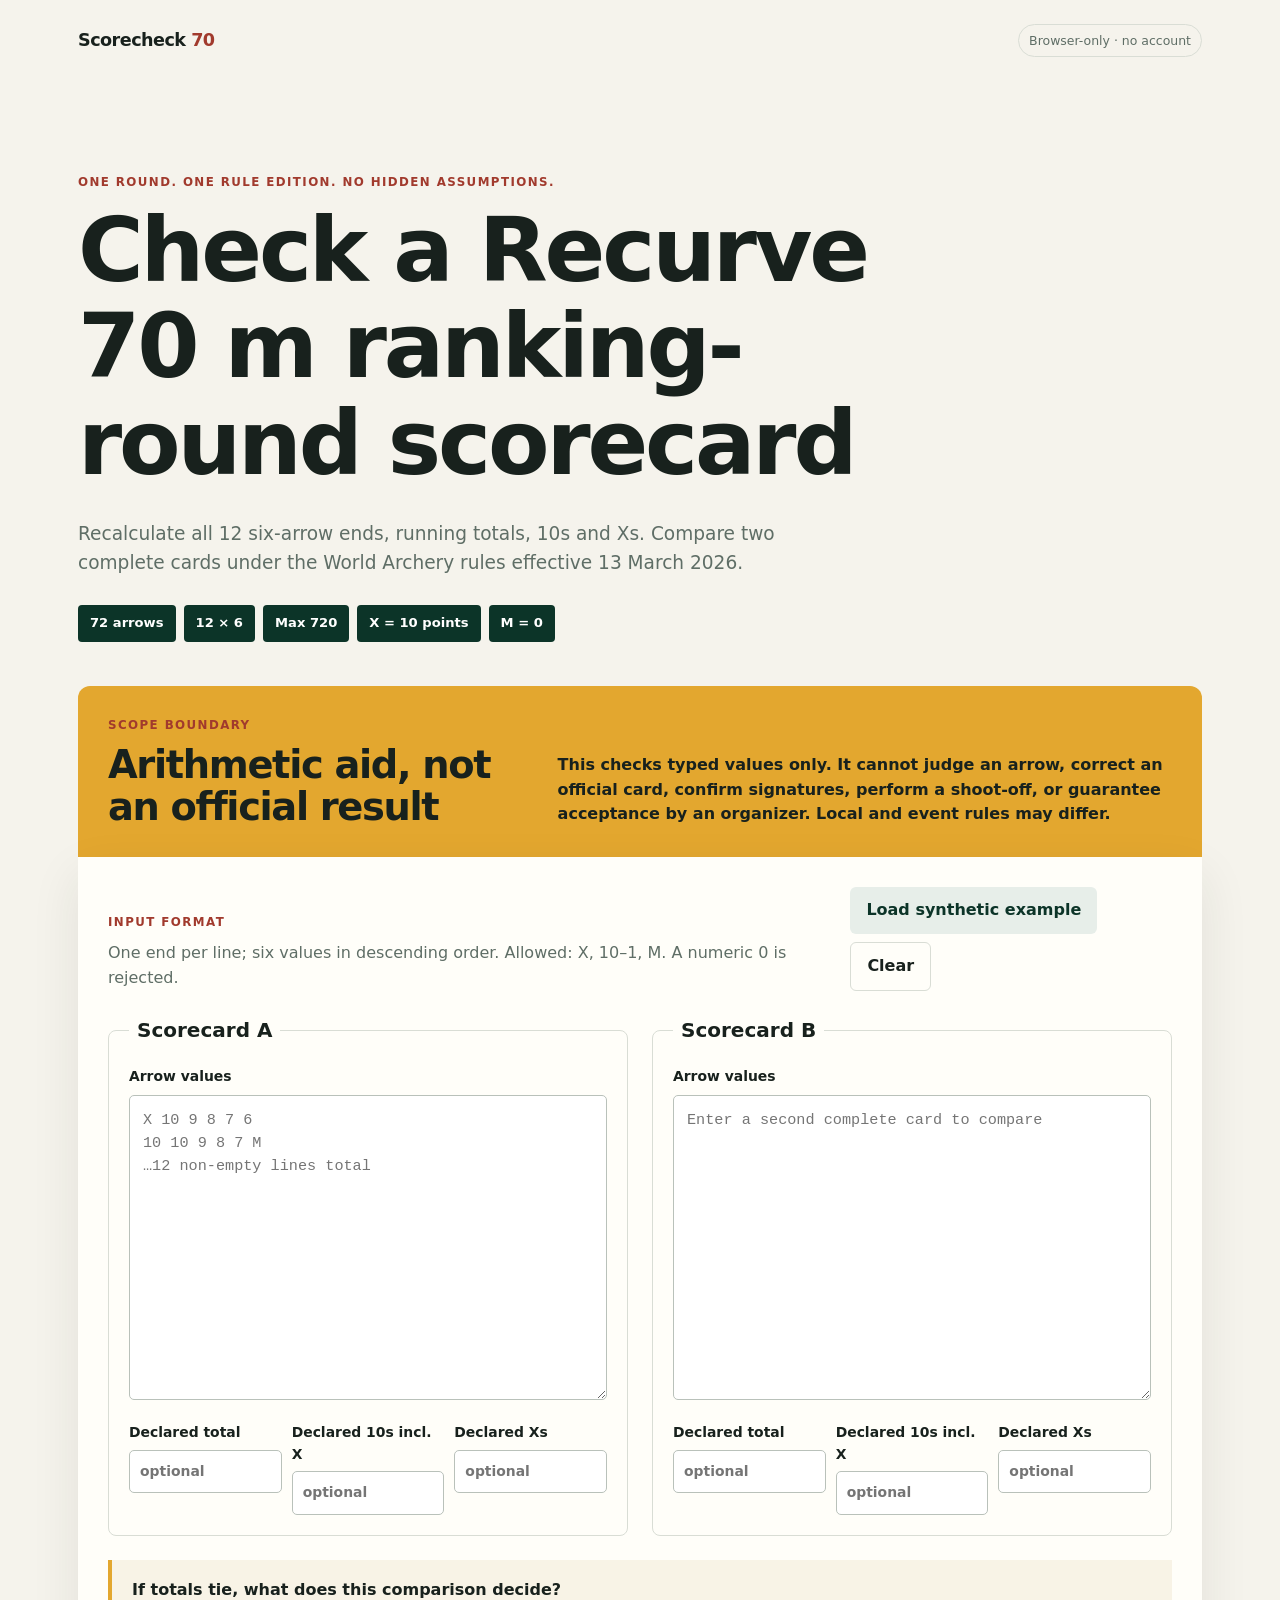
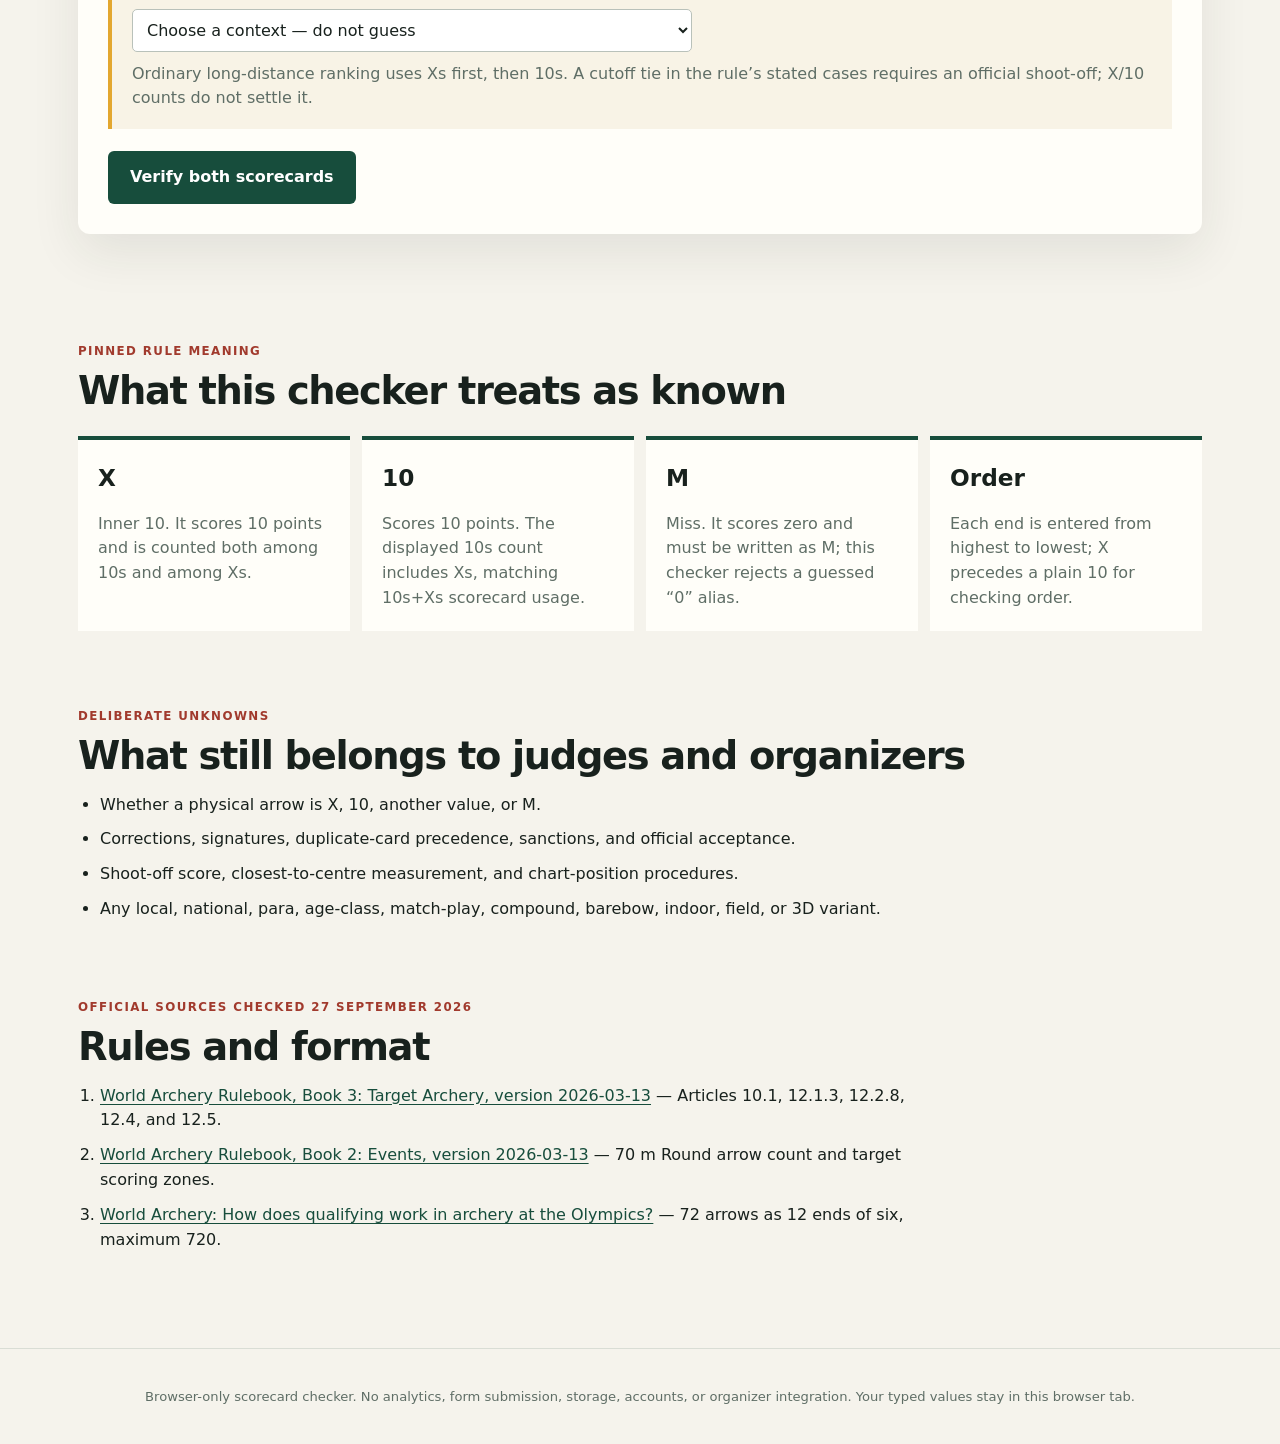
<file: index.html>
<!doctype html>
<html lang="en">
  <head>
    <meta charset="UTF-8" />
    <meta name="viewport" content="width=device-width, initial-scale=1.0" />
    <meta http-equiv="Content-Security-Policy" content="default-src 'self'; script-src 'self'; style-src 'self'; img-src 'self' data:; connect-src 'none'; object-src 'none'; base-uri 'none'; form-action 'none'" />
    <meta name="referrer" content="no-referrer" />
    <meta name="robots" content="index,follow" />
    <title>Recurve 70 m Scorecard Checker: Totals, Xs &amp; Tie Rules</title>
    <meta
      name="description"
      content="Check a World Archery Recurve 70 m ranking-round scorecard: 12 six-arrow ends, running totals, 10s, Xs and qualification tie context. Browser-only."
    />
    <link rel="canonical" href="https://trumpcoinofficial25-ship-it.github.io/recurve-scorecard/" />
    <meta property="og:type" content="website" />
    <meta property="og:title" content="Recurve 70 m Scorecard Checker: Totals, Xs &amp; Tie Rules" />
    <meta property="og:description" content="Check 72-arrow Recurve 70 m scorecard totals, 10s, Xs and qualification tie context in your browser." />
    <meta property="og:url" content="https://trumpcoinofficial25-ship-it.github.io/recurve-scorecard/" />
    <link rel="icon" href="./favicon.svg" type="image/svg+xml" />
    <link rel="stylesheet" href="./styles.css" />
  </head>
  <body>
    <header class="site-header">
      <a class="brand" href="#top" aria-label="Scorecheck home">Scorecheck <span>70</span></a>
      <span class="private-badge">Browser-only · no account</span>
    </header>

    <main id="top">
      <section class="hero">
        <p class="eyebrow">One round. One rule edition. No hidden assumptions.</p>
        <h1>Check a Recurve 70 m ranking-round scorecard</h1>
        <p class="lede">
          Recalculate all 12 six-arrow ends, running totals, 10s and Xs. Compare two complete cards under the
          World Archery rules effective 13 March 2026.
        </p>
        <div class="scope-strip">
          <span>72 arrows</span><span>12 × 6</span><span>Max 720</span><span>X = 10 points</span><span>M = 0</span>
        </div>
      </section>

      <section class="boundary" aria-labelledby="boundary-title">
        <div>
          <p class="eyebrow">Scope boundary</p>
          <h2 id="boundary-title">Arithmetic aid, not an official result</h2>
        </div>
        <p>
          This checks typed values only. It cannot judge an arrow, correct an official card, confirm signatures, perform
          a shoot-off, or guarantee acceptance by an organizer. Local and event rules may differ.
        </p>
      </section>

      <form id="scorecard-form" novalidate>
        <div class="form-toolbar">
          <div>
            <p class="eyebrow">Input format</p>
            <p>One end per line; six values in descending order. Allowed: X, 10–1, M. A numeric 0 is rejected.</p>
          </div>
          <div class="button-row">
            <button id="load-example" class="button secondary" type="button">Load synthetic example</button>
            <button id="clear-form" class="button ghost" type="button">Clear</button>
          </div>
        </div>

        <div class="scorecard-grid">
          <fieldset>
            <legend>Scorecard A</legend>
            <label for="arrows-a">Arrow values</label>
            <textarea
              id="arrows-a"
              rows="12"
              maxlength="2048"
              spellcheck="false"
              placeholder="X 10 9 8 7 6&#10;10 10 9 8 7 M&#10;…12 non-empty lines total"
              required
            ></textarea>
            <div class="declared-grid">
              <label>Declared total<input id="declared-total-a" inputmode="numeric" maxlength="3" placeholder="optional" /></label>
              <label>Declared 10s incl. X<input id="declared-tens-a" inputmode="numeric" maxlength="2" placeholder="optional" /></label>
              <label>Declared Xs<input id="declared-xs-a" inputmode="numeric" maxlength="2" placeholder="optional" /></label>
            </div>
          </fieldset>

          <fieldset>
            <legend>Scorecard B</legend>
            <label for="arrows-b">Arrow values</label>
            <textarea
              id="arrows-b"
              rows="12"
              maxlength="2048"
              spellcheck="false"
              placeholder="Enter a second complete card to compare"
              required
            ></textarea>
            <div class="declared-grid">
              <label>Declared total<input id="declared-total-b" inputmode="numeric" maxlength="3" placeholder="optional" /></label>
              <label>Declared 10s incl. X<input id="declared-tens-b" inputmode="numeric" maxlength="2" placeholder="optional" /></label>
              <label>Declared Xs<input id="declared-xs-b" inputmode="numeric" maxlength="2" placeholder="optional" /></label>
            </div>
          </fieldset>
        </div>

        <section class="tie-panel">
          <label for="tie-context">If totals tie, what does this comparison decide?</label>
          <select id="tie-context">
            <option value="">Choose a context — do not guess</option>
            <option value="ordinary">Ordinary qualification ranking</option>
            <option value="cutoff">Entrance to elimination / specified top-8 cutoff</option>
          </select>
          <p>
            Ordinary long-distance ranking uses Xs first, then 10s. A cutoff tie in the rule’s stated cases requires an
            official shoot-off; X/10 counts do not settle it.
          </p>
        </section>

        <button class="button primary" type="submit">Verify both scorecards</button>
      </form>

      <section id="results" class="results" aria-live="polite" hidden></section>

      <section class="rules" aria-labelledby="rules-title">
        <p class="eyebrow">Pinned rule meaning</p>
        <h2 id="rules-title">What this checker treats as known</h2>
        <div class="rule-grid">
          <article><strong>X</strong><p>Inner 10. It scores 10 points and is counted both among 10s and among Xs.</p></article>
          <article><strong>10</strong><p>Scores 10 points. The displayed 10s count includes Xs, matching 10s+Xs scorecard usage.</p></article>
          <article><strong>M</strong><p>Miss. It scores zero and must be written as M; this checker rejects a guessed “0” alias.</p></article>
          <article><strong>Order</strong><p>Each end is entered from highest to lowest; X precedes a plain 10 for checking order.</p></article>
        </div>
      </section>

      <section class="unknowns" aria-labelledby="unknowns-title">
        <p class="eyebrow">Deliberate unknowns</p>
        <h2 id="unknowns-title">What still belongs to judges and organizers</h2>
        <ul>
          <li>Whether a physical arrow is X, 10, another value, or M.</li>
          <li>Corrections, signatures, duplicate-card precedence, sanctions, and official acceptance.</li>
          <li>Shoot-off score, closest-to-centre measurement, and chart-position procedures.</li>
          <li>Any local, national, para, age-class, match-play, compound, barebow, indoor, field, or 3D variant.</li>
        </ul>
      </section>

      <section class="sources" aria-labelledby="sources-title">
        <p class="eyebrow">Official sources checked 27 September 2026</p>
        <h2 id="sources-title">Rules and format</h2>
        <ol>
          <li>
            <a href="https://extranet.worldarchery.sport/documents/index.php/?doc=7626&amp;inline=1"
              >World Archery Rulebook, Book 3: Target Archery, version 2026-03-13</a
            > — Articles 10.1, 12.1.3, 12.2.8, 12.4, and 12.5.
          </li>
          <li>
            <a href="https://extranet.worldarchery.sport/documents/index.php/?doc=7618&amp;inline=1"
              >World Archery Rulebook, Book 2: Events, version 2026-03-13</a
            > — 70 m Round arrow count and target scoring zones.
          </li>
          <li>
            <a href="https://www.worldarchery.sport/news/200369/how-does-qualifying-work-archery-olympics"
              >World Archery: How does qualifying work in archery at the Olympics?</a
            > — 72 arrows as 12 ends of six, maximum 720.
          </li>
        </ol>
      </section>
    </main>

    <footer>
      <p>Browser-only scorecard checker. No analytics, form submission, storage, accounts, or organizer integration. Your typed values stay in this browser tab.</p>
    </footer>
    <script type="module" src="./app.mjs"></script>
  </body>
</html>
</file>
<file: styles.css>
:root {
  color-scheme: light;
  --ink: #18211d;
  --muted: #5f6e66;
  --paper: #f5f3ec;
  --card: #fffef9;
  --line: #d9ddd5;
  --forest: #174d3c;
  --forest-dark: #0c3428;
  --gold: #e3a72f;
  --red: #a13a2d;
  --red-pale: #fff0ec;
  --green-pale: #e8f4ed;
  --shadow: 0 18px 50px rgba(28, 45, 37, 0.09);
  font-family: Inter, ui-sans-serif, system-ui, -apple-system, BlinkMacSystemFont, "Segoe UI", sans-serif;
}

* { box-sizing: border-box; }
html { scroll-behavior: smooth; }
body { margin: 0; color: var(--ink); background: var(--paper); line-height: 1.55; }
a { color: var(--forest); text-underline-offset: 0.18em; }
button, input, textarea, select { font: inherit; }

.site-header {
  max-width: 1180px;
  margin: 0 auto;
  padding: 24px 28px;
  display: flex;
  justify-content: space-between;
  align-items: center;
}
.brand { text-decoration: none; color: var(--ink); font-size: 1.1rem; font-weight: 800; letter-spacing: -0.03em; }
.brand span { color: var(--red); }
.private-badge { border: 1px solid var(--line); border-radius: 999px; padding: 6px 10px; color: var(--muted); font-size: 0.78rem; }

main { max-width: 1180px; margin: 0 auto; padding: 20px 28px 80px; }
.hero { padding: 72px 0 44px; max-width: 880px; }
.eyebrow { margin: 0 0 10px; color: var(--red); text-transform: uppercase; letter-spacing: 0.12em; font-size: 0.74rem; font-weight: 800; }
h1, h2, h3 { line-height: 1.08; letter-spacing: -0.035em; }
h1 { margin: 0; font-size: clamp(2.7rem, 7vw, 5.8rem); max-width: 900px; }
h2 { margin: 0; font-size: clamp(1.7rem, 3vw, 2.6rem); }
h3 { margin: 0; font-size: 1.35rem; }
.lede { max-width: 760px; margin: 28px 0; font-size: 1.16rem; color: var(--muted); }
.scope-strip { display: flex; flex-wrap: wrap; gap: 8px; }
.scope-strip span { background: var(--forest-dark); color: #fff; padding: 8px 12px; border-radius: 4px; font-size: 0.82rem; font-weight: 700; }

.boundary {
  display: grid;
  grid-template-columns: minmax(260px, 0.8fr) minmax(300px, 1.2fr);
  gap: 40px;
  background: var(--gold);
  padding: 30px;
  border-radius: 12px 12px 0 0;
}
.boundary p:last-child { margin: 0; align-self: end; font-weight: 600; }

form { background: var(--card); padding: 30px; border-radius: 0 0 12px 12px; box-shadow: var(--shadow); }
.form-toolbar { display: flex; justify-content: space-between; gap: 20px; align-items: end; margin-bottom: 24px; }
.form-toolbar p:last-child { margin: 0; color: var(--muted); }
.button-row { display: flex; flex-wrap: wrap; gap: 8px; }
.button { border: 0; border-radius: 6px; padding: 11px 16px; cursor: pointer; font-weight: 800; }
.button.primary { margin-top: 22px; background: var(--forest); color: #fff; padding: 14px 22px; }
.button.secondary { background: #e7eee9; color: var(--forest-dark); }
.button.ghost { background: transparent; border: 1px solid var(--line); color: var(--ink); }
.button:hover { filter: brightness(0.96); }
.button:focus-visible, input:focus-visible, textarea:focus-visible, select:focus-visible { outline: 3px solid rgba(227, 167, 47, 0.7); outline-offset: 2px; }

.scorecard-grid { display: grid; grid-template-columns: repeat(2, minmax(0, 1fr)); gap: 24px; }
fieldset { min-width: 0; margin: 0; border: 1px solid var(--line); border-radius: 8px; padding: 20px; }
legend { padding: 0 8px; font-size: 1.25rem; font-weight: 800; }
label { display: block; font-weight: 750; font-size: 0.87rem; }
textarea, input, select { width: 100%; border: 1px solid #b9c1ba; border-radius: 5px; background: #fff; color: var(--ink); }
textarea { margin-top: 8px; padding: 13px; resize: vertical; font: 0.95rem/1.52 ui-monospace, SFMono-Regular, Menlo, Consolas, monospace; }
input, select { margin-top: 6px; padding: 10px; }
.declared-grid { display: grid; grid-template-columns: repeat(3, 1fr); gap: 10px; margin-top: 14px; }
.tie-panel { margin-top: 24px; border-left: 4px solid var(--gold); background: #f8f3e6; padding: 18px 20px; }
.tie-panel label { font-size: 1rem; }
.tie-panel select { max-width: 560px; }
.tie-panel p { margin: 10px 0 0; color: var(--muted); }

.results { scroll-margin-top: 20px; margin-top: 32px; display: grid; grid-template-columns: repeat(2, minmax(0, 1fr)); gap: 20px; }
.comparison { grid-column: 1 / -1; border-radius: 8px; padding: 24px; background: var(--green-pale); border: 1px solid #b9d8c4; }
.comparison.shoot_off_required, .comparison.context_required, .comparison.unavailable { background: #fff4db; border-color: #ead18f; }
.comparison p:last-child { margin-bottom: 0; }
.result-card { background: var(--card); border: 1px solid var(--line); border-radius: 8px; padding: 22px; min-width: 0; }
.result-heading { display: flex; justify-content: space-between; gap: 16px; align-items: center; }
.status { font-size: 0.72rem; font-weight: 900; letter-spacing: 0.1em; padding: 5px 8px; border-radius: 4px; }
.status.pass { background: var(--green-pale); color: var(--forest); }
.status.fail { background: var(--red-pale); color: var(--red); }
.metrics { display: grid; grid-template-columns: repeat(5, minmax(0, 1fr)); gap: 8px; margin: 18px 0; }
.metrics div { background: #f1f3ef; padding: 10px; border-radius: 5px; }
.metrics span { display: block; color: var(--muted); font-size: 0.7rem; }
.metrics strong { font-size: 1.15rem; }
.error-list { color: var(--red); padding-left: 20px; }
.declaration-note, .muted { color: var(--muted); font-size: 0.86rem; }
.table-wrap { overflow-x: auto; }
table { width: 100%; border-collapse: collapse; font-size: 0.84rem; }
th, td { padding: 8px; text-align: left; border-bottom: 1px solid var(--line); white-space: nowrap; }
th { color: var(--muted); font-size: 0.72rem; text-transform: uppercase; letter-spacing: 0.05em; }
.row-error { background: var(--red-pale); }

.rules, .unknowns, .sources { margin-top: 76px; }
.rule-grid { display: grid; grid-template-columns: repeat(4, minmax(0, 1fr)); gap: 12px; margin-top: 24px; }
.rule-grid article { background: var(--card); border-top: 4px solid var(--forest); padding: 20px; }
.rule-grid strong { font-size: 1.45rem; }
.rule-grid p { margin-bottom: 0; color: var(--muted); }
.unknowns ul, .sources ol { max-width: 850px; padding-left: 22px; }
.unknowns li, .sources li { margin: 10px 0; }
footer { border-top: 1px solid var(--line); padding: 24px 28px; text-align: center; color: var(--muted); font-size: 0.82rem; }

@media (max-width: 800px) {
  .hero { padding-top: 42px; }
  .boundary, .scorecard-grid, .results { grid-template-columns: 1fr; }
  .form-toolbar { align-items: stretch; flex-direction: column; }
  .rule-grid { grid-template-columns: repeat(2, minmax(0, 1fr)); }
  .metrics { grid-template-columns: repeat(3, minmax(0, 1fr)); }
}

@media (max-width: 520px) {
  .site-header, main { padding-left: 18px; padding-right: 18px; }
  h1 { font-size: 2.55rem; }
  .boundary, form { padding: 20px; }
  .declared-grid, .rule-grid { grid-template-columns: 1fr; }
  .metrics { grid-template-columns: repeat(2, minmax(0, 1fr)); }
  .button-row .button { width: 100%; }
}
</file>
